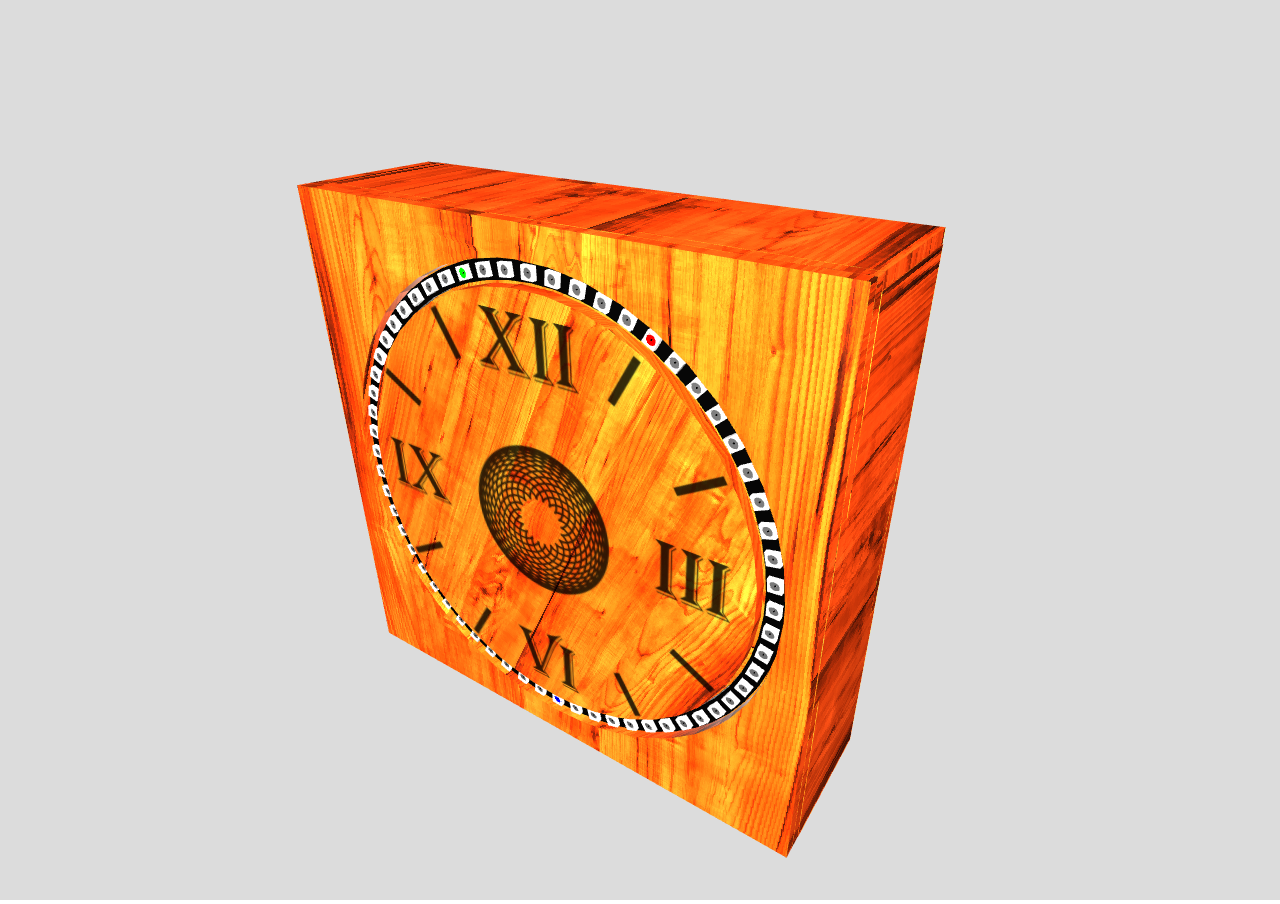
<file: docs/index.html>
<!doctype html>
<html>
  <head>
    <meta charset="utf-8" />
    <!-- THREE.js -->
    <script src="lib/three.min.js"></script>
    <script src="lib/GLTFLoader.js"></script>
    <script src="lib/TrackballControls.js"></script>
    
    <link rel="stylesheet" type="text/css" href="styles.css">
  </head>
  <body>

    <script src="script.js" defer="defer"></script>
  </body>
</html>
</file>
<file: docs/styles.css>
html,body {
    overflow: hidden;
    width: 100%;
    height: 100%;
    margin: 0;
    padding: 0;
}

#canvas {
    width: 100%;
    height: 100%;
    touch-action: none;
}
</file>
